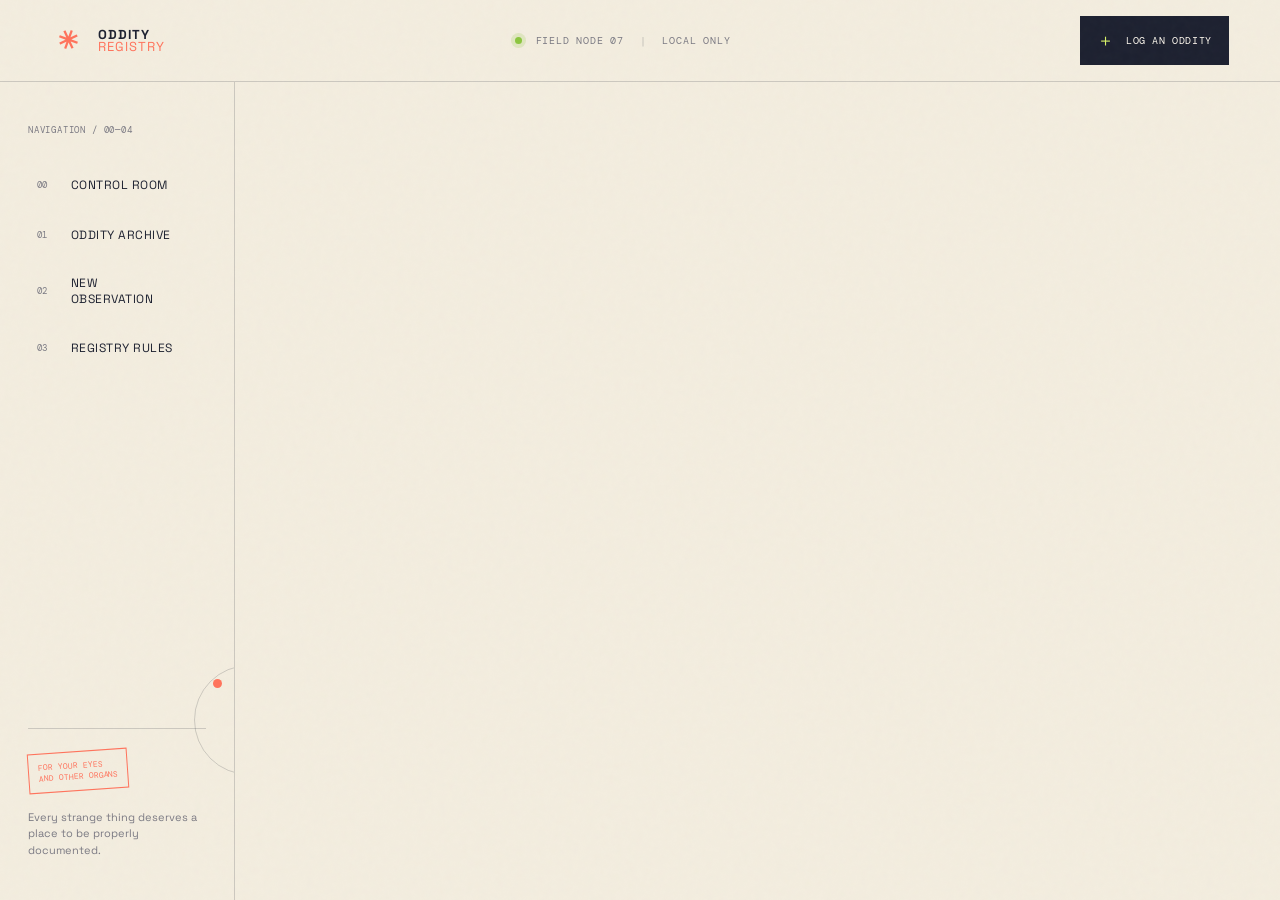
<file: index.html>
<!DOCTYPE html>
<html lang="en">
<head>
    <meta charset="UTF-8">
    <meta name="viewport" content="width=device-width, initial-scale=1.0">
    <title>Oddity Registry</title>
    <link rel="preconnect" href="https://fonts.googleapis.com">
    <link rel="preconnect" href="https://fonts.gstatic.com" crossorigin>
    <link href="https://fonts.googleapis.com/css2?family=DM+Mono:wght@400;500&family=Space+Grotesk:wght@400;500;600;700&display=swap" rel="stylesheet">
    <link rel="stylesheet" href="style.css">
</head>
<body>
    <div class="noise"></div>
    <header class="topbar">
        <a class="brand" href="#dashboard" aria-label="Oddity Registry home">
            <span class="brand-mark">✳</span>
            <span>ODDITY<br><em>REGISTRY</em></span>
        </a>
        <div class="status"><span class="status-dot"></span> FIELD NODE 07 <span class="status-divider">|</span> LOCAL ONLY</div>
        <button class="top-add" data-route="new"><span>＋</span> log an oddity</button>
    </header>

    <div class="app-shell">
        <aside class="sidebar">
            <p class="eyebrow">Navigation / 00—04</p>
            <nav class="main-nav" aria-label="Main navigation">
                <a href="#dashboard" data-nav="dashboard"><span class="nav-number">00</span><span>control room</span><span class="nav-arrow">↗</span></a>
                <a href="#archive" data-nav="archive"><span class="nav-number">01</span><span>oddity archive</span><span class="nav-arrow">↗</span></a>
                <a href="#new" data-nav="new"><span class="nav-number">02</span><span>new observation</span><span class="nav-arrow">↗</span></a>
                <a href="#settings" data-nav="settings"><span class="nav-number">03</span><span>registry rules</span><span class="nav-arrow">↗</span></a>
            </nav>
            <div class="sidebar-note">
                <span class="stamp">FOR YOUR EYES<br>AND OTHER ORGANS</span>
                <p>Every strange thing deserves a place to be properly documented.</p>
            </div>
            <div class="orbit orbit-small"></div>
        </aside>

        <main id="app" class="content" aria-live="polite"></main>
    </div>

    <div id="toast" class="toast" role="status"></div>
    <script src="app.js"></script>
</body>
</html>
</file>
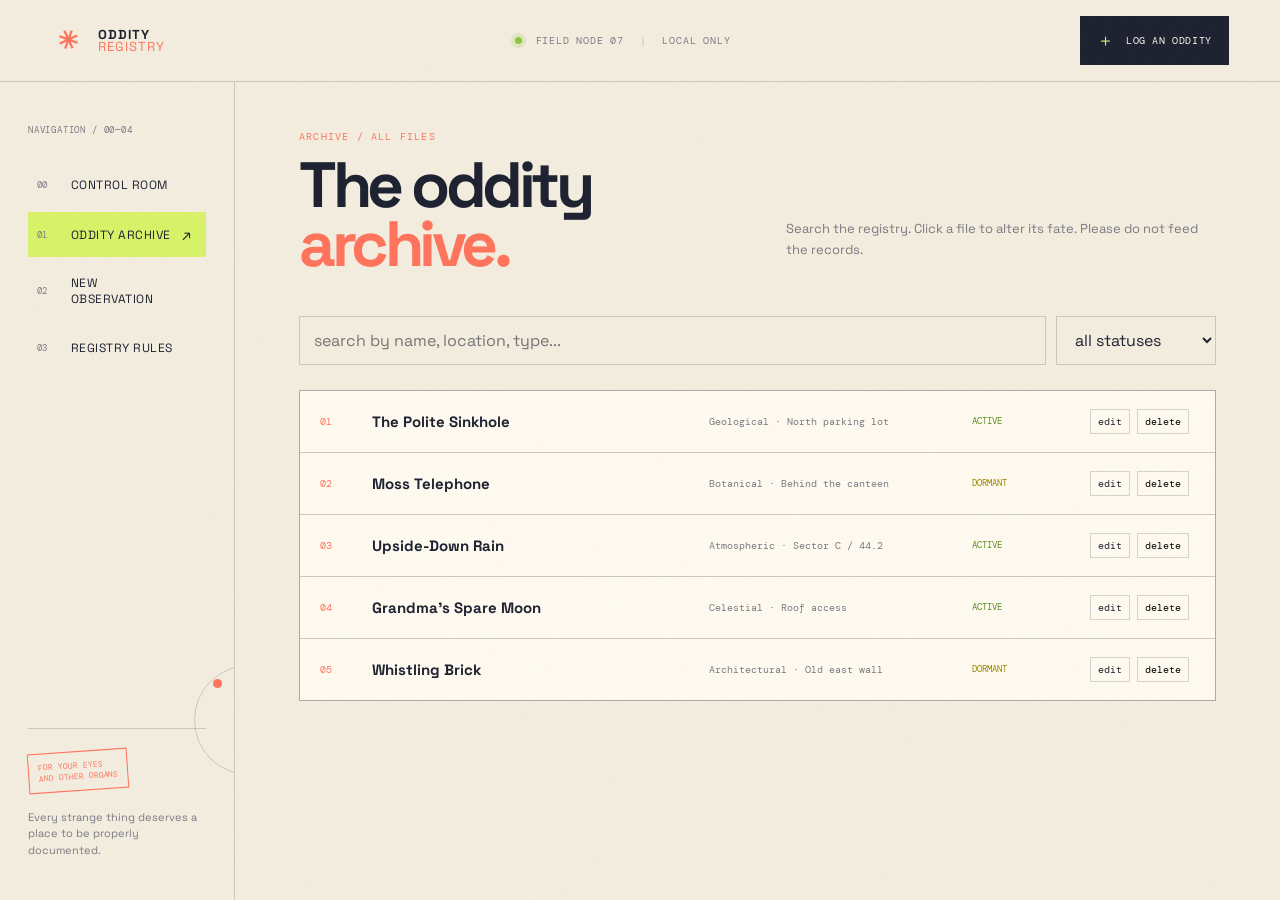
<file: archive.html>
<!DOCTYPE html>
<html lang="en">
<head>
    <meta charset="UTF-8">
    <meta name="viewport" content="width=device-width, initial-scale=1.0">
    <title>Oddity Archive | Oddity Registry</title>
    <link rel="preconnect" href="https://fonts.googleapis.com">
    <link rel="preconnect" href="https://fonts.gstatic.com" crossorigin>
    <link href="https://fonts.googleapis.com/css2?family=DM+Mono:wght@400;500&family=Space+Grotesk:wght@400;500;600;700&display=swap" rel="stylesheet">
    <link rel="stylesheet" href="style.css">
</head>
<body data-page="archive">
    <div class="noise"></div>
    <header class="topbar">
        <a class="brand" href="index.html" aria-label="Oddity Registry home"><span class="brand-mark">✳</span><span>ODDITY<br><em>REGISTRY</em></span></a>
        <div class="status"><span class="status-dot"></span> FIELD NODE 07 <span class="status-divider">|</span> LOCAL ONLY</div>
        <a class="top-add" href="new.html"><span>＋</span> log an oddity</a>
    </header>
    <div class="app-shell">
        <aside class="sidebar">
            <p class="eyebrow">Navigation / 00—04</p>
            <nav class="main-nav" aria-label="Main navigation">
                <a href="index.html"><span class="nav-number">00</span><span>control room</span><span class="nav-arrow">↗</span></a>
                <a href="archive.html" class="active"><span class="nav-number">01</span><span>oddity archive</span><span class="nav-arrow">↗</span></a>
                <a href="new.html"><span class="nav-number">02</span><span>new observation</span><span class="nav-arrow">↗</span></a>
                <a href="settings.html"><span class="nav-number">03</span><span>registry rules</span><span class="nav-arrow">↗</span></a>
            </nav>
            <div class="sidebar-note"><span class="stamp">FOR YOUR EYES<br>AND OTHER ORGANS</span><p>Every strange thing deserves a place to be properly documented.</p></div>
            <div class="orbit orbit-small"></div>
        </aside>
        <main id="app" class="content" aria-live="polite"></main>
    </div>
    <div id="toast" class="toast" role="status"></div>
    <script src="app.js"></script>
</body>
</html>
</file>
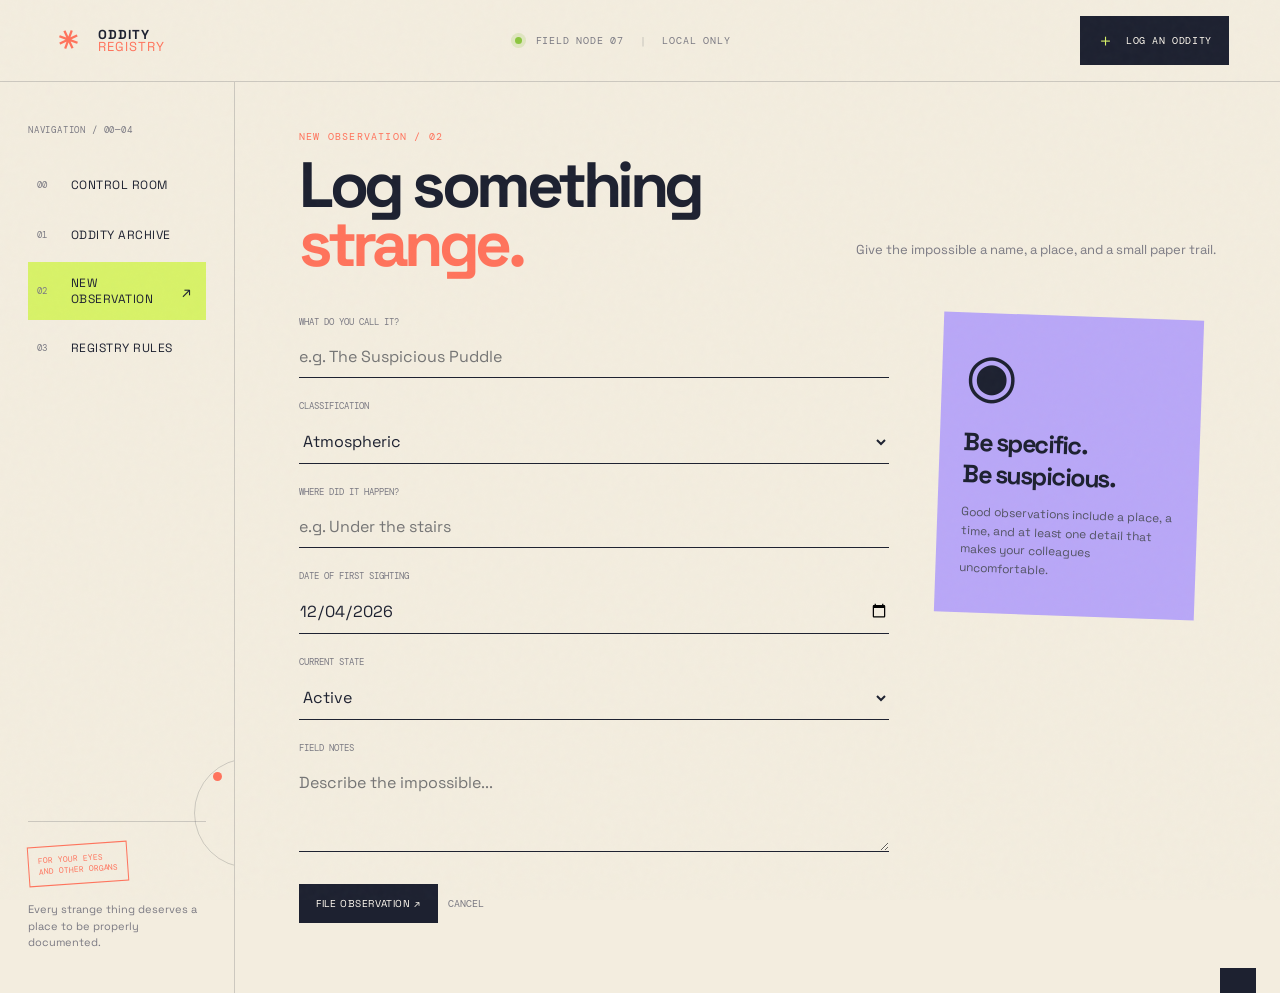
<file: new.html>
<!DOCTYPE html>
<html lang="en">
<head>
    <meta charset="UTF-8">
    <meta name="viewport" content="width=device-width, initial-scale=1.0">
    <title>New Observation | Oddity Registry</title>
    <link rel="preconnect" href="https://fonts.googleapis.com">
    <link rel="preconnect" href="https://fonts.gstatic.com" crossorigin>
    <link href="https://fonts.googleapis.com/css2?family=DM+Mono:wght@400;500&family=Space+Grotesk:wght@400;500;600;700&display=swap" rel="stylesheet">
    <link rel="stylesheet" href="style.css">
</head>
<body data-page="new">
    <div class="noise"></div>
    <header class="topbar">
        <a class="brand" href="index.html" aria-label="Oddity Registry home"><span class="brand-mark">✳</span><span>ODDITY<br><em>REGISTRY</em></span></a>
        <div class="status"><span class="status-dot"></span> FIELD NODE 07 <span class="status-divider">|</span> LOCAL ONLY</div>
        <a class="top-add" href="new.html"><span>＋</span> log an oddity</a>
    </header>
    <div class="app-shell">
        <aside class="sidebar">
            <p class="eyebrow">Navigation / 00—04</p>
            <nav class="main-nav" aria-label="Main navigation">
                <a href="index.html"><span class="nav-number">00</span><span>control room</span><span class="nav-arrow">↗</span></a>
                <a href="archive.html"><span class="nav-number">01</span><span>oddity archive</span><span class="nav-arrow">↗</span></a>
                <a href="new.html" class="active"><span class="nav-number">02</span><span>new observation</span><span class="nav-arrow">↗</span></a>
                <a href="settings.html"><span class="nav-number">03</span><span>registry rules</span><span class="nav-arrow">↗</span></a>
            </nav>
            <div class="sidebar-note"><span class="stamp">FOR YOUR EYES<br>AND OTHER ORGANS</span><p>Every strange thing deserves a place to be properly documented.</p></div>
            <div class="orbit orbit-small"></div>
        </aside>
        <main id="app" class="content" aria-live="polite"></main>
    </div>
    <div id="toast" class="toast" role="status"></div>
    <script src="app.js"></script>
</body>
</html>
</file>
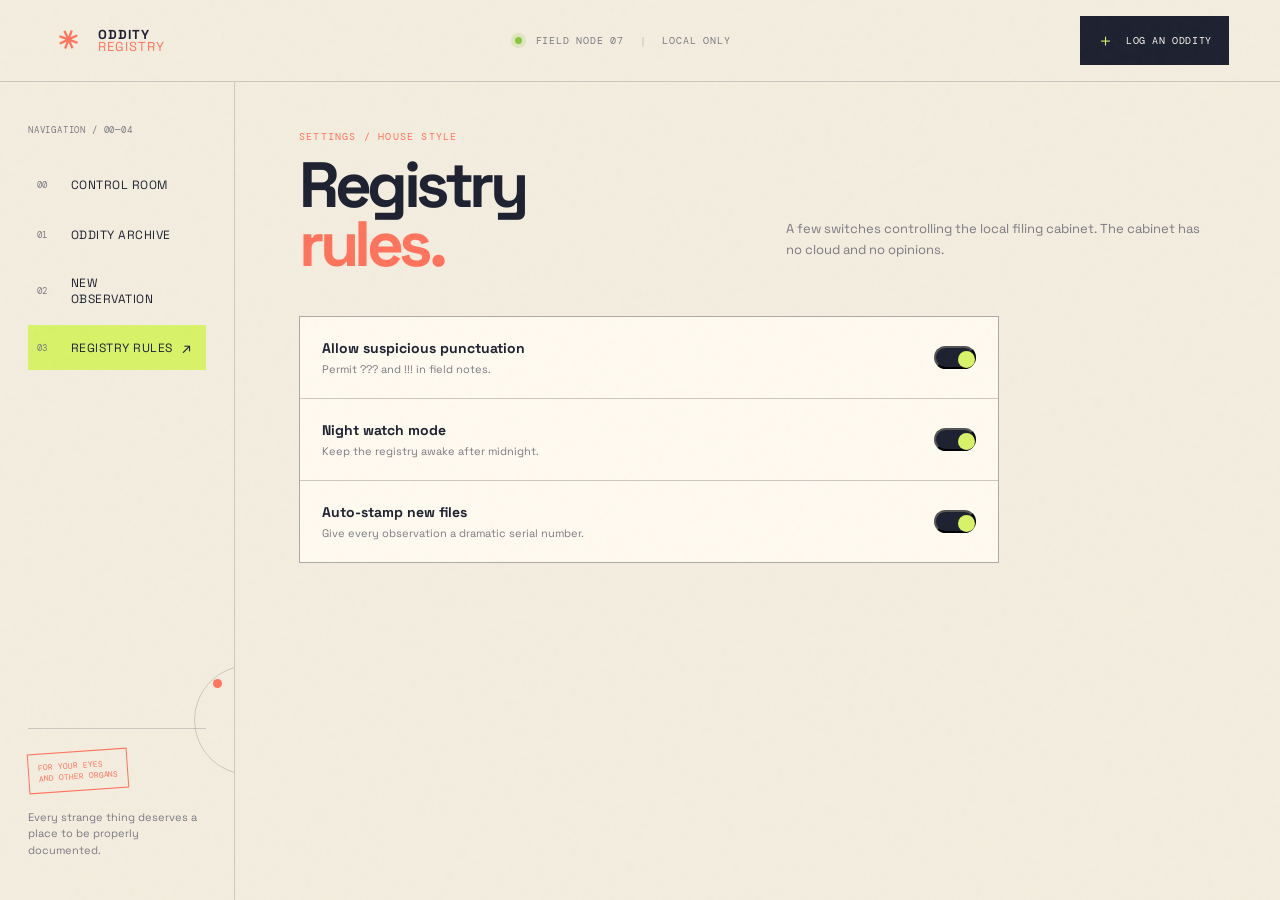
<file: settings.html>
<!DOCTYPE html>
<html lang="en">
<head>
    <meta charset="UTF-8">
    <meta name="viewport" content="width=device-width, initial-scale=1.0">
    <title>Registry Rules | Oddity Registry</title>
    <link rel="preconnect" href="https://fonts.googleapis.com">
    <link rel="preconnect" href="https://fonts.gstatic.com" crossorigin>
    <link href="https://fonts.googleapis.com/css2?family=DM+Mono:wght@400;500&family=Space+Grotesk:wght@400;500;600;700&display=swap" rel="stylesheet">
    <link rel="stylesheet" href="style.css">
</head>
<body data-page="settings">
    <div class="noise"></div>
    <header class="topbar">
        <a class="brand" href="index.html" aria-label="Oddity Registry home"><span class="brand-mark">✳</span><span>ODDITY<br><em>REGISTRY</em></span></a>
        <div class="status"><span class="status-dot"></span> FIELD NODE 07 <span class="status-divider">|</span> LOCAL ONLY</div>
        <a class="top-add" href="new.html"><span>＋</span> log an oddity</a>
    </header>
    <div class="app-shell">
        <aside class="sidebar">
            <p class="eyebrow">Navigation / 00—04</p>
            <nav class="main-nav" aria-label="Main navigation">
                <a href="index.html"><span class="nav-number">00</span><span>control room</span><span class="nav-arrow">↗</span></a>
                <a href="archive.html"><span class="nav-number">01</span><span>oddity archive</span><span class="nav-arrow">↗</span></a>
                <a href="new.html"><span class="nav-number">02</span><span>new observation</span><span class="nav-arrow">↗</span></a>
                <a href="settings.html" class="active"><span class="nav-number">03</span><span>registry rules</span><span class="nav-arrow">↗</span></a>
            </nav>
            <div class="sidebar-note"><span class="stamp">FOR YOUR EYES<br>AND OTHER ORGANS</span><p>Every strange thing deserves a place to be properly documented.</p></div>
            <div class="orbit orbit-small"></div>
        </aside>
        <main id="app" class="content" aria-live="polite"></main>
    </div>
    <div id="toast" class="toast" role="status"></div>
    <script src="app.js"></script>
</body>
</html>
</file>
<file: style.css>
@import url('https://fonts.googleapis.com/css2?family=DM+Mono:wght@400;500&family=Space+Grotesk:wght@400;500;600;700&display=swap');

:root { --ink: #1d2130; --paper: #f3eddf; --cream: #fffaf0; --coral: #ff735c; --lime: #d8f268; --lavender: #b9a7f7; --muted: #7b7a83; --line: rgba(29, 33, 48, .18); }
* { box-sizing: border-box; }
body { margin: 0; color: var(--ink); background: var(--paper); font-family: 'Space Grotesk', sans-serif; min-height: 100vh; }
button, input, select, textarea { font: inherit; }
button, a { -webkit-tap-highlight-color: transparent; }
a { color: inherit; text-decoration: none; }
.noise { position: fixed; inset: 0; opacity: .08; pointer-events: none; z-index: 5; background-image: url("data:image/svg+xml,%3Csvg viewBox='0 0 160 160' xmlns='http://www.w3.org/2000/svg'%3E%3Cfilter id='n'%3E%3CfeTurbulence type='fractalNoise' baseFrequency='.8' numOctaves='4' stitchTiles='stitch'/%3E%3C/filter%3E%3Crect width='100%25' height='100%25' filter='url(%23n)' opacity='.3'/%3E%3C/svg%3E"); }
.topbar { height: 82px; padding: 0 4vw; display: flex; align-items: center; justify-content: space-between; border-bottom: 1px solid var(--line); position: relative; z-index: 2; }
.brand { display: flex; gap: 12px; align-items: center; font-size: 13px; line-height: .86; font-weight: 700; letter-spacing: .08em; }
.brand em { font-style: normal; font-weight: 400; color: var(--coral); }
.brand-mark { width: 35px; height: 35px; display: grid; place-items: center; font-size: 25px; color: var(--coral); transform: rotate(20deg); }
.status, .eyebrow, .mono, .tag, .status-pill, label, .top-add, .stamp, .nav-number { font-family: 'DM Mono', monospace; }
.status { font-size: 10px; letter-spacing: .08em; color: var(--muted); }.status-dot { display: inline-block; width: 7px; height: 7px; margin-right: 7px; border-radius: 50%; background: #8cc63f; box-shadow: 0 0 0 4px #8cc63f33; }.status-divider { margin: 0 9px; opacity: .4; }
.top-add, .primary-btn { border: 0; background: var(--ink); color: var(--cream); padding: 13px 17px; cursor: pointer; text-transform: uppercase; letter-spacing: .06em; font-size: 10px; transition: transform .2s, background .2s; }.top-add:hover, .primary-btn:hover { background: var(--coral); transform: translateY(-2px); }.top-add span { color: var(--lime); font-size: 17px; vertical-align: -2px; margin-right: 5px; }
.app-shell { display: grid; grid-template-columns: 235px 1fr; min-height: calc(100vh - 82px); position: relative; z-index: 1; }.sidebar { border-right: 1px solid var(--line); padding: 42px 28px; position: relative; overflow: hidden; }.eyebrow { margin: 0 0 26px; font-size: 9px; color: var(--muted); letter-spacing: .09em; text-transform: uppercase; }.main-nav { display: grid; gap: 5px; }.main-nav a { display: grid; grid-template-columns: 26px 1fr 15px; gap: 8px; align-items: center; padding: 13px 9px; font-size: 12px; text-transform: uppercase; letter-spacing: .04em; transition: background .2s; }.main-nav a:hover, .main-nav a.active { background: var(--lime); }.nav-number { color: var(--muted); font-size: 9px; }.nav-arrow { font-size: 15px; opacity: 0; }.main-nav a:hover .nav-arrow, .main-nav a.active .nav-arrow { opacity: 1; }.sidebar-note { position: absolute; bottom: 42px; left: 28px; right: 28px; border-top: 1px solid var(--line); padding-top: 22px; }.stamp { display: inline-block; padding: 8px 9px; border: 1px solid var(--coral); color: var(--coral); font-size: 8px; line-height: 1.35; transform: rotate(-4deg); }.sidebar-note p { font-size: 11px; line-height: 1.5; margin: 18px 0 0; color: var(--muted); }.orbit { position: absolute; border: 1px solid var(--line); border-radius: 50%; pointer-events: none; }.orbit-small { width: 110px; height: 110px; right: -70px; bottom: 125px; }.orbit-small:after { content: ''; position: absolute; width: 9px; height: 9px; background: var(--coral); border-radius: 50%; top: 13px; left: 18px; }
.content { padding: 48px 5vw 70px; max-width: 1300px; width: 100%; }.page-heading { display: flex; align-items: end; justify-content: space-between; gap: 20px; margin-bottom: 42px; }.kicker { font: 10px 'DM Mono', monospace; color: var(--coral); text-transform: uppercase; letter-spacing: .12em; margin: 0 0 13px; }.page-heading h1 { font-size: clamp(39px, 5vw, 72px); line-height: .92; letter-spacing: -.07em; margin: 0; max-width: 700px; }.page-heading h1 em { color: var(--coral); font-style: normal; }.subtle { color: var(--muted); font-size: 13px; line-height: 1.6; max-width: 430px; }
.metrics { display: grid; grid-template-columns: repeat(4, 1fr); border-top: 1px solid var(--ink); border-bottom: 1px solid var(--line); margin-bottom: 36px; }.metric { padding: 19px 14px 19px 0; border-right: 1px solid var(--line); margin-right: 18px; }.metric:last-child { border-right: 0; }.metric-value { font-size: 37px; letter-spacing: -.07em; line-height: 1; }.metric-label { font: 9px 'DM Mono', monospace; color: var(--muted); text-transform: uppercase; margin-top: 8px; }
.section-head { display: flex; justify-content: space-between; align-items: baseline; border-bottom: 1px solid var(--ink); padding-bottom: 12px; margin-bottom: 0; }.section-head h2 { font-size: 16px; margin: 0; text-transform: uppercase; letter-spacing: .02em; }.text-link { color: var(--coral); font: 10px 'DM Mono', monospace; text-transform: uppercase; }.records { display: grid; grid-template-columns: repeat(3, 1fr); gap: 13px; }.record-card { background: var(--cream); border: 1px solid var(--line); padding: 20px; min-height: 190px; position: relative; transition: transform .2s; }.record-card:hover { transform: rotate(-1deg) translateY(-3px); }.record-card:nth-child(2n) { background: var(--lavender); }.record-card:nth-child(3n) { background: var(--lime); }.record-card h3 { font-size: 22px; margin: 15px 0 8px; letter-spacing: -.04em; }.record-card p { color: #525363; font-size: 12px; margin: 0; line-height: 1.45; }.tag { display: inline-block; font-size: 9px; text-transform: uppercase; border-bottom: 1px solid currentColor; padding-bottom: 4px; }.record-meta { display: flex; justify-content: space-between; align-items: end; position: absolute; bottom: 17px; left: 20px; right: 20px; }.record-meta small { font: 9px 'DM Mono', monospace; color: var(--muted); }.card-actions { display: flex; gap: 7px; }.icon-btn { border: 1px solid var(--line); background: transparent; font: 10px 'DM Mono', monospace; cursor: pointer; padding: 5px 7px; }.icon-btn:hover { background: var(--ink); color: var(--cream); }
.archive-toolbar { display: flex; gap: 10px; margin-bottom: 25px; }.search-input, .filter-select { border: 1px solid var(--line); background: transparent; padding: 12px 14px; color: var(--ink); }.search-input { flex: 1; }.filter-select { min-width: 160px; }.archive-list { display: grid; gap: 1px; background: var(--line); border: 1px solid var(--line); }.archive-row { display: grid; grid-template-columns: 34px 1.3fr 1fr 100px 105px; align-items: center; gap: 18px; background: var(--cream); padding: 18px 20px; }.archive-row:hover { background: var(--lime); }.archive-row .row-number { font: 10px 'DM Mono', monospace; color: var(--coral); }.archive-row strong { font-size: 15px; }.archive-row small { color: var(--muted); font: 10px 'DM Mono', monospace; }.status-pill { font-size: 9px; text-transform: uppercase; }.status-pill.active { color: #5a8b22; }.status-pill.dormant { color: #998500; }
.form-layout { display: grid; grid-template-columns: 1fr 260px; gap: 50px; max-width: 900px; }.form { display: grid; gap: 22px; }.field { display: grid; gap: 8px; }.field label { color: var(--muted); text-transform: uppercase; font-size: 9px; }.field input, .field select, .field textarea { width: 100%; border: 0; border-bottom: 1px solid var(--ink); background: transparent; padding: 10px 0; outline: 0; color: var(--ink); }.field textarea { resize: vertical; min-height: 90px; }.field input:focus, .field textarea:focus, .field select:focus { border-color: var(--coral); }.form-buttons { display: flex; gap: 10px; align-items: center; margin-top: 10px; }.cancel-btn { background: transparent; border: 0; cursor: pointer; color: var(--muted); font: 10px 'DM Mono', monospace; text-transform: uppercase; }.form-aside { background: var(--lavender); padding: 24px; align-self: start; transform: rotate(2deg); }.form-aside h3 { font-size: 25px; letter-spacing: -.06em; margin: 0 0 13px; }.form-aside p { font-size: 12px; line-height: 1.55; color: #525363; }.form-aside .big-eye { display: block; font-size: 60px; margin-bottom: 12px; }
.settings-list { display: grid; gap: 1px; max-width: 700px; background: var(--line); border: 1px solid var(--line); }.setting { background: var(--cream); padding: 22px; display: flex; justify-content: space-between; align-items: center; gap: 20px; }.setting h3 { font-size: 14px; margin: 0 0 5px; }.setting p { color: var(--muted); font-size: 11px; margin: 0; }.switch { width: 42px; height: 23px; border-radius: 20px; background: var(--ink); padding: 3px; cursor: pointer; }.switch:after { content: ''; display: block; width: 17px; height: 17px; border-radius: 50%; background: var(--lime); transition: transform .2s; }.switch.off { background: var(--muted); }.switch.off:after { transform: translateX(0); background: var(--cream); }.switch:not(.off):after { transform: translateX(19px); }
.toast { position: fixed; right: 24px; bottom: 24px; padding: 14px 18px; background: var(--ink); color: var(--lime); font: 10px 'DM Mono', monospace; transform: translateY(120px); transition: transform .3s; z-index: 10; }.toast.show { transform: translateY(0); }
@media (max-width: 820px) { .topbar { height: auto; padding: 18px 20px; flex-wrap: wrap; gap: 16px; }.status { order: 3; width: 100%; }.app-shell { grid-template-columns: 1fr; }.sidebar { border-right: 0; border-bottom: 1px solid var(--line); padding: 17px 20px 14px; }.eyebrow, .sidebar-note, .orbit { display: none; }.main-nav { display: flex; overflow-x: auto; }.main-nav a { min-width: max-content; padding: 10px 8px; }.nav-arrow { display: none; }.content { padding: 34px 20px 60px; }.page-heading { display: block; margin-bottom: 30px; }.page-heading .subtle { margin-top: 18px; }.metrics { grid-template-columns: repeat(2, 1fr); }.metric:nth-child(2) { border-right: 0; }.records { grid-template-columns: 1fr; }.form-layout { grid-template-columns: 1fr; gap: 35px; }.form-aside { max-width: 320px; }.archive-toolbar { flex-direction: column; }.archive-row { grid-template-columns: 25px 1fr 85px; gap: 10px; }.archive-row small:nth-child(3) { display: none; }.archive-row .card-actions { grid-column: 2 / 4; }.top-add { margin-left: auto; } }
</file>
